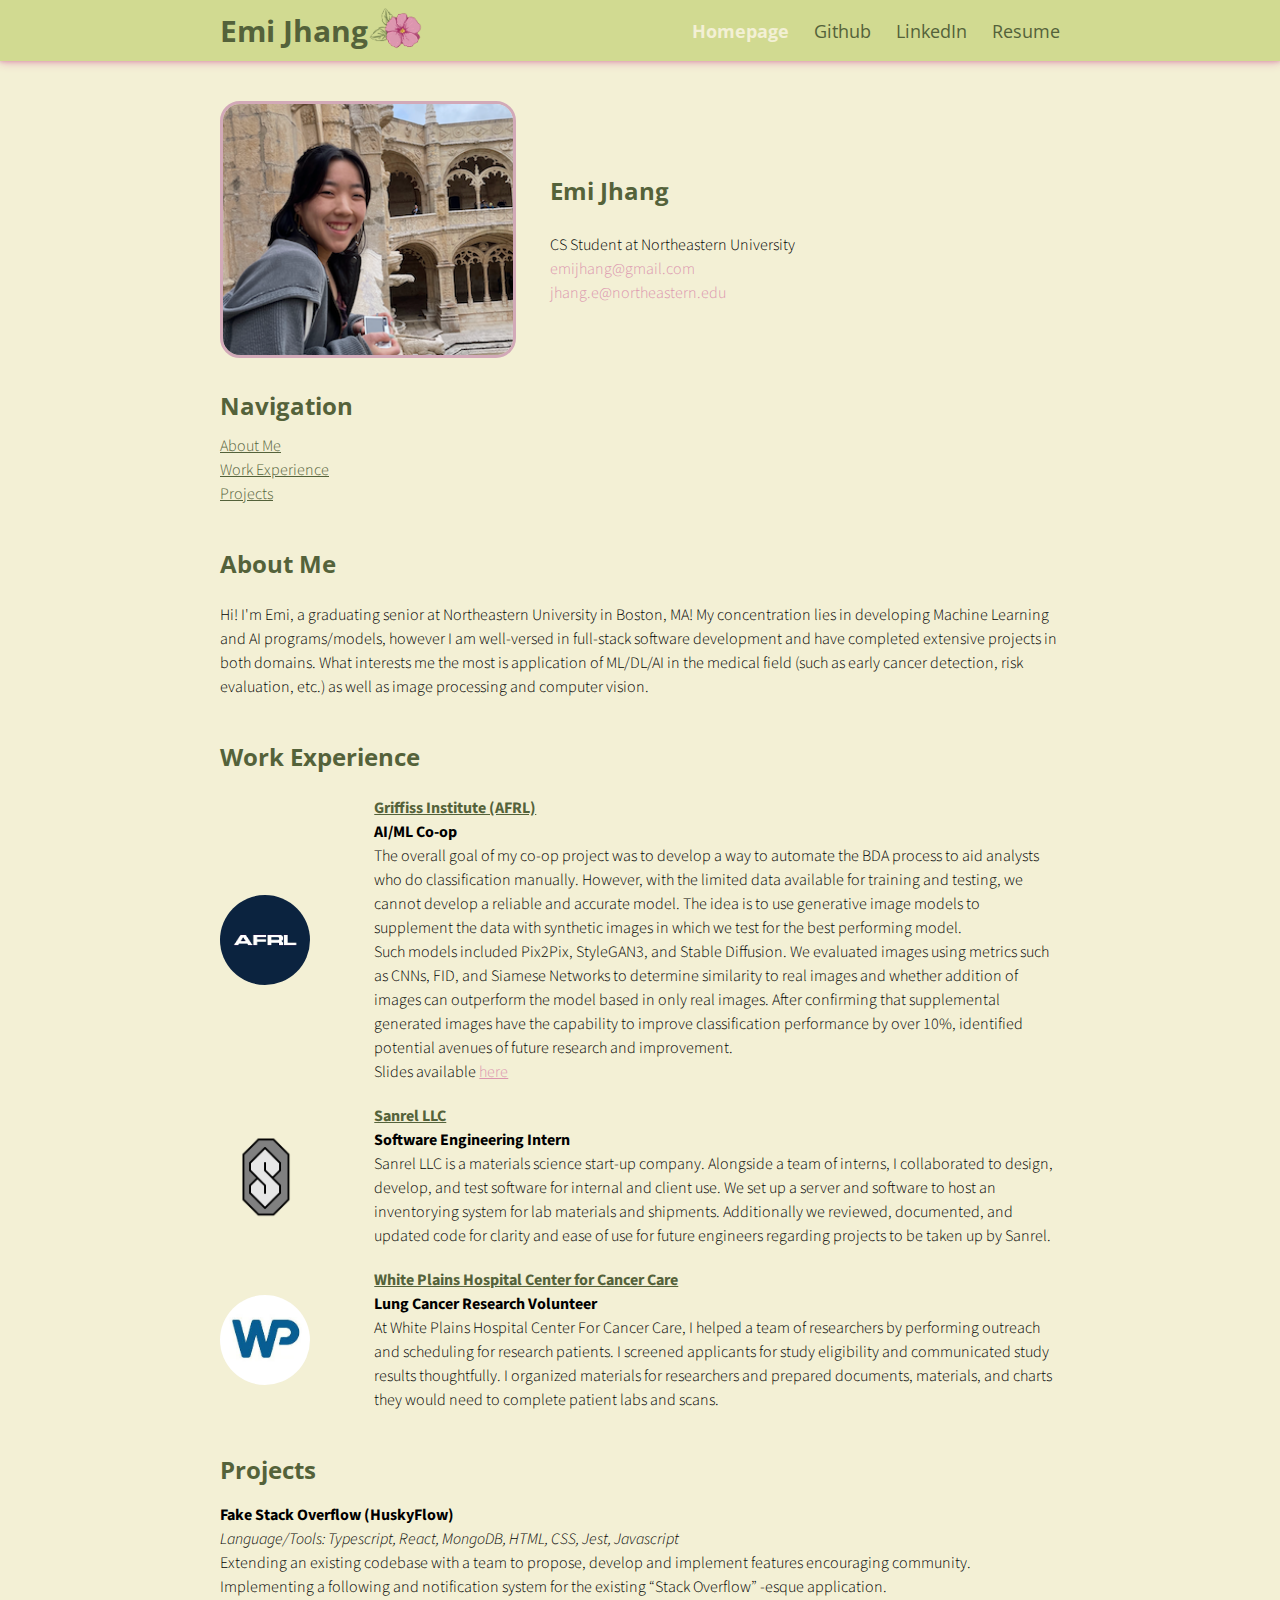
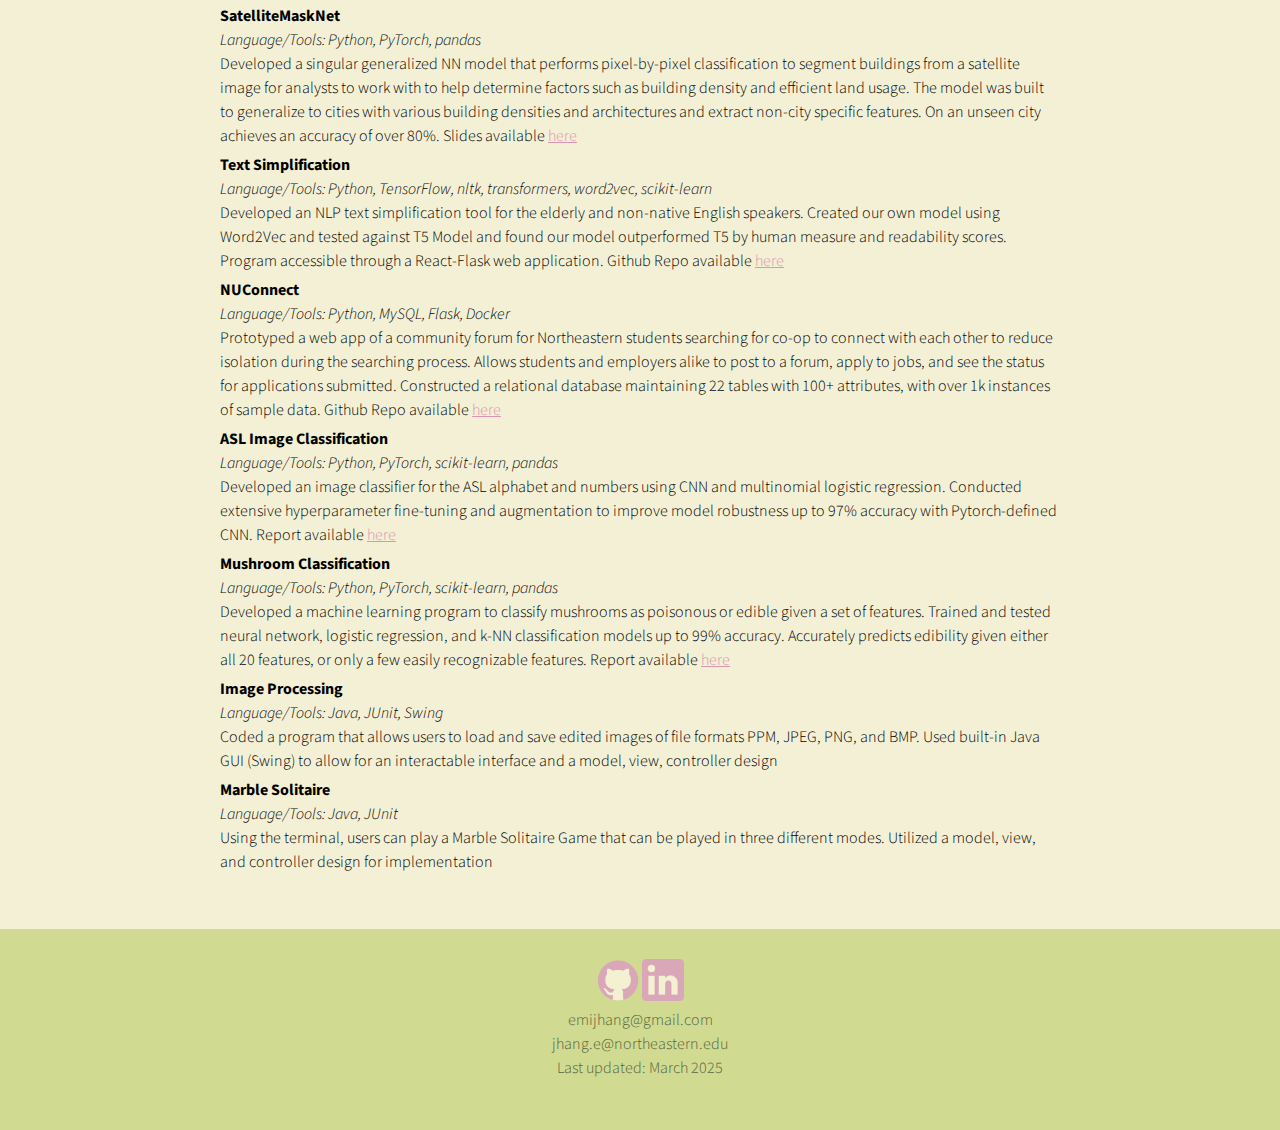
<file: index.html>
<!doctype html>
<html>

<head>
  <title>Emi Jhang</title>
  <meta name="google-site-verification" content="JkM4JC4KAZ1puMhOM8hacrnfHGEtUElgBxp60-5g1Mo" />
  <meta name="author" content="Emi Jhang"/>
  <meta name="description" content="Computer Science Portfolio"/>
  <meta charset="utf-8" name="viewport" content="width=device-width, initial-scale=1">
  <link href="https://use.fontawesome.com/releases/v5.2.0/css/all.css" media="screen" rel="stylesheet" type="text/css" />
  <link href="css/frame.css" media="screen" rel="stylesheet" type="text/css" />
  <link href="css/controls.css" media="screen" rel="stylesheet" type="text/css" />
  <link href='https://fonts.googleapis.com/css?family=Open+Sans:400,700' rel='stylesheet' type='text/css'>
  <link href='https://fonts.googleapis.com/css?family=Open+Sans+Condensed:300,700' rel='stylesheet' type='text/css'>
  <link href="https://fonts.googleapis.com/css?family=Source+Sans+Pro:400,700" rel="stylesheet">
  <link rel="icon" type="image/png" sizes="48x48" href="/img/flower.png">
  <script src="https://ajax.googleapis.com/ajax/libs/jquery/3.3.1/jquery.min.js"></script>
  <script src="js/menu.js"></script>
  <script src="js/footer.js"></script>

  <!-- Google tag (gtag.js) -->
  <script async src="https://www.googletagmanager.com/gtag/js?id=G-P2833TJ9DP"></script>
  <script>
    window.dataLayer = window.dataLayer || [];
    function gtag(){dataLayer.push(arguments);}
    gtag('js', new Date());

    gtag('config', 'G-P2833TJ9DP');
  </script>

  <style>
    .menu-index {
      color: rgb(243, 240, 213) !important;
      opacity: 1 !important;
      font-weight: 700 !important;
    }
  </style>
</head>

<body>
  <div class="menu-container"></div>
  <div class="content-container">
    <!-------------------------------------------------------------------------------------------->
    <div class="content">
      <div class="content-table flex-column">
        <!-------------------------------------------------------------------------------------------->
        <!--Start Intro-->
        <div class="flex-row">
          <div class="flex-item flex-column">
            <img class="me" src="img/me.png">
          </div>
          <div class="flex-item flex-column">
            <p class="text">
              <h2>Emi Jhang</h2><br>
              CS Student at Northeastern University
              <a target="_blank" href="mailto:emijhang@gmail.com">emijhang@gmail.com</a>
              <a target="_blank" href="mailto:jhang.e@northeastern.edu">jhang.e@northeastern.edu</a>
            </p>
          </div>
        </div>
        <div class="flex-row">
          <div class="flex-item flex-column">
            <h2>Navigation</h2>
            <ul>
              <li><a href="#about-me">About Me</a></li>
              <li><a href="#work-exp">Work Experience</a></li>
              <li><a href="#list-of-projects">Projects</a></li>
            </ul>
          </div>
        </div>
        <!--End Intro-->
        <!-------------------------------------------------------------------------------------------->
        <!--Start Text Only-->
        <div class="flex-row">
          <div class="flex-item flex-column">
            <h2 id="about-me">About Me</h2>
            <hr>
            <p class="text">
              Hi! I'm Emi, a graduating senior at Northeastern University in Boston, MA! My concentration lies in developing 
              Machine Learning and AI programs/models, however I am well-versed in full-stack software development and have 
              completed extensive projects in both domains. What interests me the most is application of ML/DL/AI in the medical 
              field (such as early cancer detection, risk evaluation, etc.) as well as image processing and computer vision.
            </p>
          </div>
        </div>

        <!-------------------------------------------------------------------------------------------->
        <div class="flex-row">
          <div class="flex-item flex-column full-width">
            <h2 id="work-exp">Work Experience</h2>
            <hr>
          </div>
        </div>
        <div class="flex-row">
          <div class="flex-item flex-item-stretch flex-column">
            <img class="image max-width-140" src="img/afrl.png">
          </div>
          <div class="flex-item flex-item-stretch-6 flex-column">
            <p class="text">
              <a target="_blank" class="highlight-text" href="https://www.afrl.af.mil/RI/">Griffiss Institute (AFRL)</a><br>
              <strong>AI/ML Co-op</strong><br> 
              The overall goal of my co-op project was to develop a way to automate the BDA process to aid analysts who do classification 
              manually. However, with the limited data available for training and testing, we cannot develop a reliable and 
              accurate model. The idea is to use generative image models to supplement the data with synthetic images in which we
              test for the best performing model.<br>
              Such models included Pix2Pix, StyleGAN3, and Stable Diffusion. We evaluated 
              images using metrics such as CNNs, FID, and Siamese Networks to determine similarity to real images and whether 
              addition of images can outperform the model based in only real images. After confirming that supplemental 
              generated images have the capability to improve classification performance by over 10%, identified potential avenues 
              of future research and improvement. <br>
              Slides available <a target="_blank" class="pink-link" href="https://drive.google.com/file/d/1Hv63gdbp5olDDjTpZnrhVicNaffkIdjt/view?usp=sharing"> here</a>
            </p>
            
          </div>
        </div>
        <div class="flex-row">
          <div class="flex-item flex-item-stretch flex-column">
            <img class="image max-width-140" src="img/sanrel.png">
          </div>
          <div class="flex-item flex-item-stretch-6 flex-column">
            <p class="text">
              <a target="_blank" class="highlight-text" href="https://www.sanrel.com/">Sanrel LLC</a><br>
              <strong>Software Engineering Intern</strong><br>
              Sanrel LLC is a materials science start-up company. Alongside a team of interns, I collaborated to design, develop, 
              and test software for internal and client use. We set up a server and software to host an inventorying system for 
              lab materials and shipments. Additionally we reviewed, documented, and updated code for clarity and ease of use 
              for future engineers regarding projects to be taken up by Sanrel. 
            </p>
          </div>
        </div>
        <div class="flex-row">
          <div class="flex-item flex-item-stretch flex-column">
            <img class="image max-width-140" src="img/wp.jpg">
          </div>
          <div class="flex-item flex-item-stretch-6 flex-column">
            <p class="text">
              <a target="_blank" class="highlight-text" href="https://www.wphospital.org/locations/white-plains-hospital-center-for-cancer-care/">White Plains Hospital Center for Cancer Care</a><br>
              <strong>Lung Cancer Research Volunteer</strong><br>
              At White Plains Hospital Center For Cancer Care, I helped a team of researchers by performing outreach and 
              scheduling for research patients. I screened applicants for study eligibility and communicated study 
              results thoughtfully. I organized materials for researchers and prepared documents, materials, and charts they would need 
              to complete patient labs and scans. 
            </p>
          </div>
        </div>
        <!-------------------------------------------------------------------------------------------->
        <div class="flex-row">
          <div class="flex-item flex-column">
            <h2 id="list-of-projects">Projects</h2>
            <ul >
              <li>
                <p class="text-small-margin">
                  <strong> Fake Stack Overflow (HuskyFlow) </strong><br>
                  <i>Language/Tools: Typescript, React, MongoDB, HTML, CSS, Jest, Javascript</i><br>
                  Extending an existing codebase with a team to propose, develop and implement features encouraging community. 
                  Implementing a following and notification system for the existing “Stack Overflow” -esque application.
                </p>
              </li>
              <li>
                <p class="text-small-margin">
                  <strong> SatelliteMaskNet </strong><br>
                  <i>Language/Tools: Python, PyTorch, pandas</i><br>
                  Developed a singular generalized NN model that performs pixel-by-pixel classification to segment 
                  buildings from a satellite image for analysts to work with to help determine factors such as building density
                   and efficient land usage. The model was built to generalize to cities with various building densities and 
                   architectures and extract non-city specific features. On an unseen city achieves an accuracy of over 80%. Slides available <a target="_blank" class="pink-link" href="https://docs.google.com/presentation/d/1lwJT2oGQ_mLeLiYirMjCbHqj17JQW1Xlgnn7CWdwiNE/edit?usp=sharing"> here</a>
                </p>
              </li>
              <li>
                <p class="text-small-margin">
                  <strong> Text Simplification </strong><br>
                  <i>Language/Tools: Python, TensorFlow, nltk, transformers, word2vec, scikit-learn</i><br>
                  Developed an NLP text simplification tool for the elderly and non-native English speakers. Created our own 
                  model using Word2Vec and tested against T5 Model and found our model outperformed T5 by human measure and 
                  readability scores. Program accessible through a React-Flask web application. Github Repo available <a target="_blank" class="pink-link" href="https://github.com/emi-jhang/CS4120-final-project"> here</a>
                </p>
              </li>
              <li>
                <p class="text-small-margin">
                  <strong> NUConnect </strong><br>
                  <i>Language/Tools: Python, MySQL, Flask, Docker</i><br>
                  Prototyped a web app of a community forum for Northeastern students searching for co-op to connect with 
                  each other to reduce isolation during the searching process. Allows students and employers alike to post 
                  to a forum, apply to jobs, and see the status for applications submitted. Constructed a relational 
                  database maintaining 22 tables with 100+ attributes, with over 1k instances of sample data. Github Repo available <a target="_blank" class="pink-link" href="https://github.com/emi-jhang/24F-NUConnect"> here</a>
                </p>
              </li>
              <li>
                <p class="text-small-margin">
                  <strong> ASL Image Classification </strong><br>
                  <i>Language/Tools: Python, PyTorch, scikit-learn, pandas</i><br>
                  Developed an image classifier for the ASL alphabet and numbers using CNN and multinomial logistic 
                  regression. Conducted extensive hyperparameter fine-tuning and augmentation to improve model robustness 
                  up to 97% accuracy with Pytorch-defined CNN. Report available <a target="_blank" class="pink-link" href="https://docs.google.com/document/d/15e-o_QRyYR1mOOHMMw69KvNj-IEgQaBoHNpfkNuugEA/edit?tab=t.0"> here</a>
                </p>
              </li>
              <li>
                <p class="text-small-margin">
                  <strong> Mushroom Classification </strong><br>
                  <i>Language/Tools: Python, PyTorch, scikit-learn, pandas</i><br>
                  Developed a machine learning program to classify mushrooms as poisonous or edible given a set of features.
                  Trained and tested neural network, logistic regression, and k-NN classification models up to 99% accuracy.
                  Accurately predicts edibility given either all 20 features, or only a few easily recognizable features. Report 
                  available <a target="_blank" class="pink-link" href="https://docs.google.com/document/d/1HWYL_PSnabc0BIDsAVr6S07iV3rKZt4aes0BGtqYLbg/edit?tab=t.0"> here</a>
                </p>
              </li>
              <li>
                <p class="text-small-margin">
                  <strong> Image Processing </strong><br>
                  <i>Language/Tools: Java, JUnit, Swing</i><br>
                  Coded a program that allows users to load and save edited images of file formats PPM, 
                  JPEG, PNG, and BMP. Used built-in Java GUI (Swing) to allow for an interactable interface 
                  and a model, view, controller design
                </p>
              </li>
              <li>
                <p class="text-small-margin">
                  <strong> Marble Solitaire </strong><br>
                  <i>Language/Tools: Java, JUnit</i><br>
                  Using the terminal, users can play a Marble Solitaire Game that can be played in three 
                  different modes. Utilized a model, view, and controller design for implementation
                </p>
              </li>
            </ul>
          </div>
        </div>
        <!-------------------------------------------------------------------------------------------->
      </div>
    </div>
    <div class="footer-container"></div>
  </div>
</body>

</html>
</file>
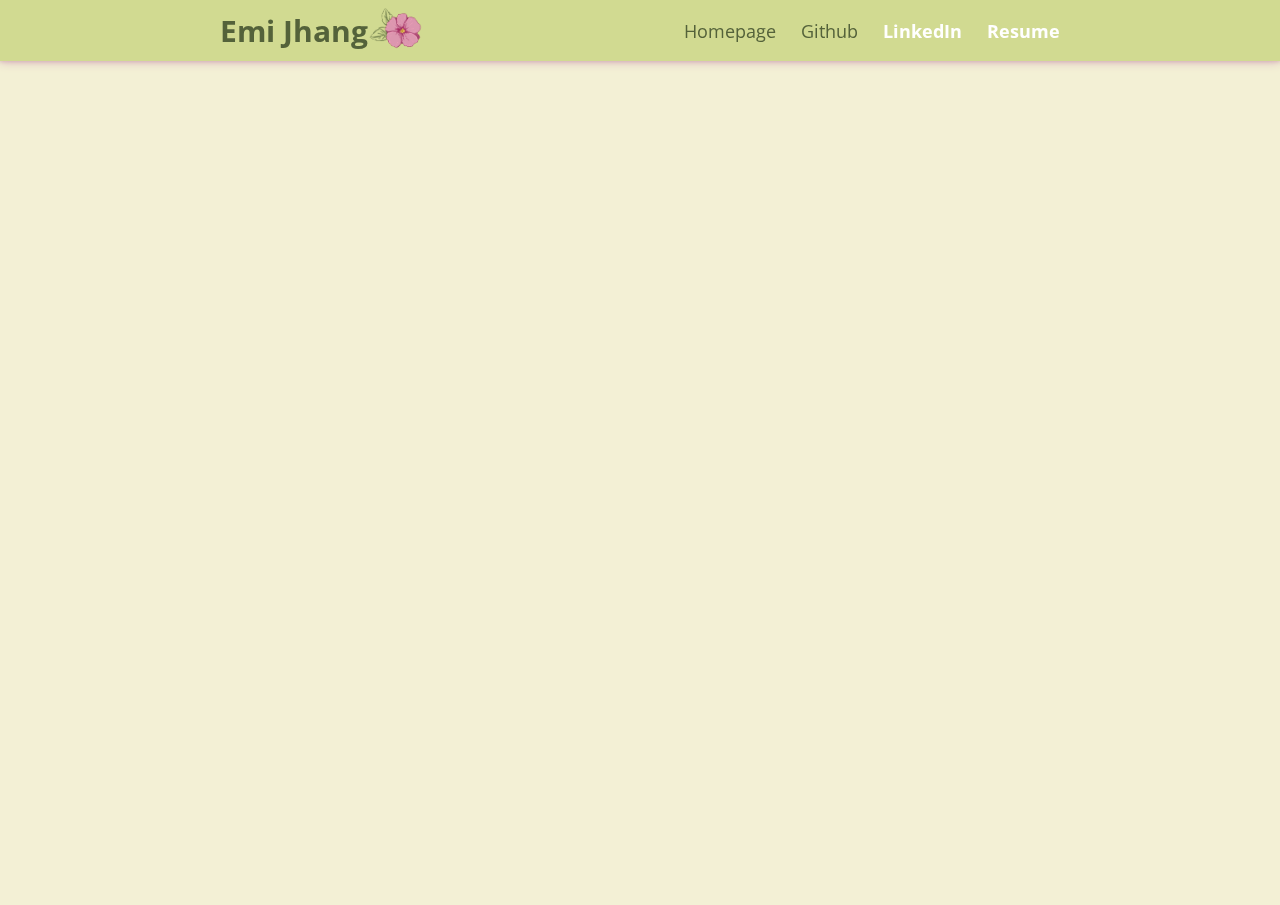
<file: embedding.html>
<!doctype html>
<html>

<head>
  <title>Emi Jhang</title>
  <meta charset="utf-8" name="viewport" content="width=device-width, initial-scale=1">
  <link href="https://use.fontawesome.com/releases/v5.2.0/css/all.css" media="screen" rel="stylesheet" type="text/css" />
  <link href="css/frame.css" media="screen" rel="stylesheet" type="text/css" />
  <link href="css/controls.css" media="screen" rel="stylesheet" type="text/css" />
  <link href="css/custom.css" media="screen" rel="stylesheet" type="text/css" />
  <link href='https://fonts.googleapis.com/css?family=Open+Sans:400,700' rel='stylesheet' type='text/css'>
  <link href='https://fonts.googleapis.com/css?family=Open+Sans+Condensed:300,700' rel='stylesheet' type='text/css'>
  <link href="https://fonts.googleapis.com/css?family=Source+Sans+Pro:400,700" rel="stylesheet">
  <script src="https://ajax.googleapis.com/ajax/libs/jquery/3.3.1/jquery.min.js"></script>
  <script src="js/menu.js"></script>
  <style>
    .menu-embedding {
      color: rgb(255, 255, 255) !important;
      opacity: 1 !important;
      font-weight: 700 !important;
    }
  </style>
</head>

<body class="force-no-scroll">
  <div class="menu-container"></div>
  <div class="iframe-container">
    <iframe class="iframe" src="https://yenchiah.me/geo-heatmap/GeoHeatmap.html"></iframe>
  </div>
</body>

</html>
</file>
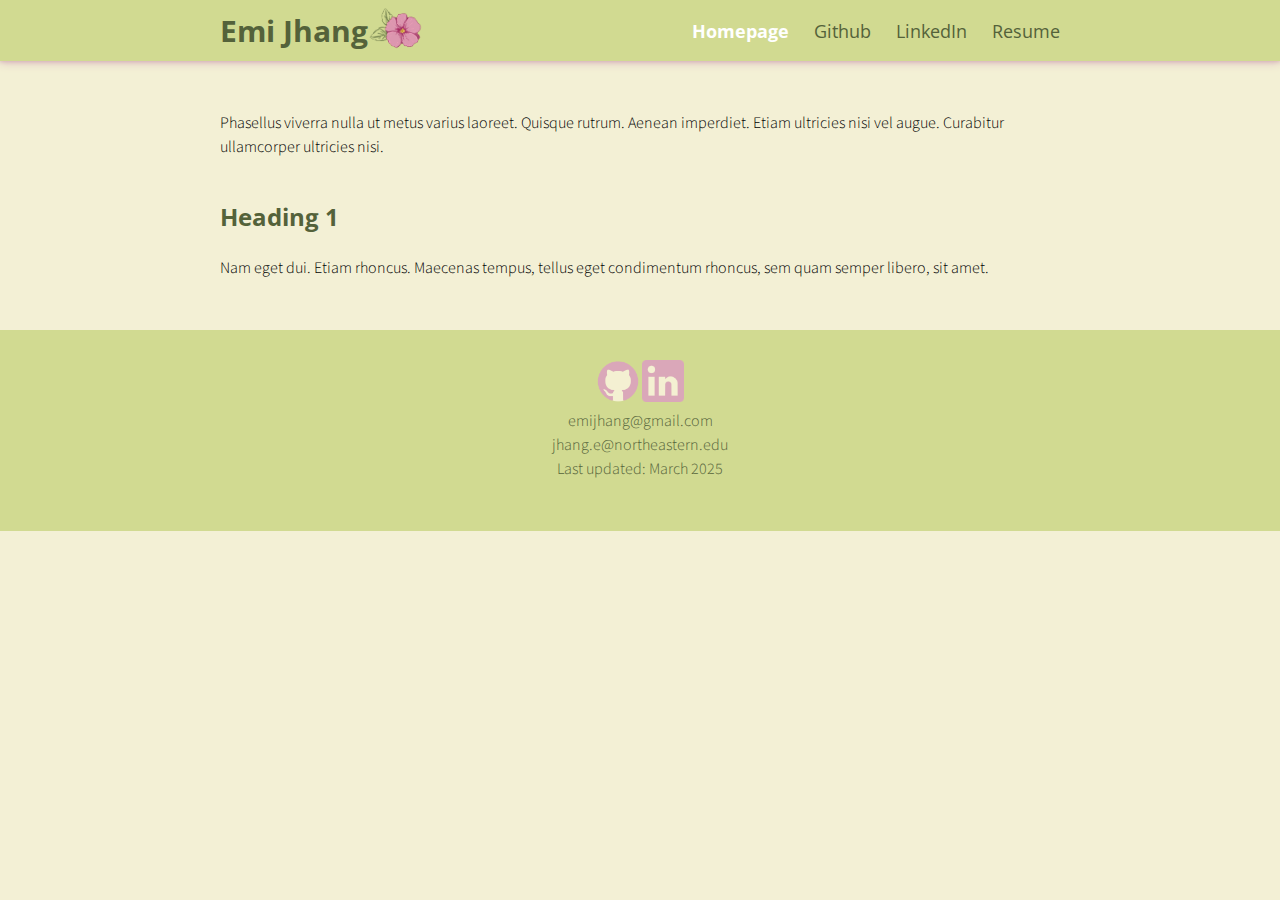
<file: empty.html>
<!doctype html>
<html>

<head>
  <title>Emi Jhang</title>
  <meta charset="utf-8" name="viewport" content="width=device-width, initial-scale=1">
  <link href="https://use.fontawesome.com/releases/v5.2.0/css/all.css" media="screen" rel="stylesheet" type="text/css" />
  <link href="css/frame.css" media="screen" rel="stylesheet" type="text/css" />
  <link href="css/controls.css" media="screen" rel="stylesheet" type="text/css" />
  <link href="css/custom.css" media="screen" rel="stylesheet" type="text/css" />
  <link href='https://fonts.googleapis.com/css?family=Open+Sans:400,700' rel='stylesheet' type='text/css'>
  <link href='https://fonts.googleapis.com/css?family=Open+Sans+Condensed:300,700' rel='stylesheet' type='text/css'>
  <link href="https://fonts.googleapis.com/css?family=Source+Sans+Pro:400,700" rel="stylesheet">
  <script src="https://ajax.googleapis.com/ajax/libs/jquery/3.3.1/jquery.min.js"></script>
  <script src="js/menu.js"></script>
  <script src="js/footer.js"></script>
  <style>
    .menu-index {
      color: rgb(255, 255, 255) !important;
      opacity: 1 !important;
      font-weight: 700 !important;
    }
  </style>
</head>

<body>
  <div class="menu-container"></div>
  <div class="content-container">
    <div class="content">
      <div class="content-table flex-column">
        <div class="flex-row">
          <div class="flex-item flex-column">
            <p class="text">
              Phasellus viverra nulla ut metus varius laoreet. Quisque rutrum. Aenean imperdiet. Etiam ultricies nisi vel
              augue. Curabitur ullamcorper ultricies nisi.
            </p>
            <h2>Heading 1</h2>
            <hr>
            <p class="text">
              Nam eget dui. Etiam rhoncus. Maecenas tempus, tellus eget condimentum rhoncus, sem quam semper libero, sit amet.
            </p>
          </div>
        </div>
      </div>
    </div>
  </div>
  <div class="footer-container"></div>
</body>

</html>
</file>
<file: css/frame.css>
/*************************************************************************
 * GitHub: https://github.com/yenchiah/project-website-template
 * Version: v3.44
 * This CSS file is for the website frame
 * If you want to keep this template updated, avoid modifying this file
 * Instead, add your own CSS in the custom.css file
 *************************************************************************/
 :root {
  --light-green-color: rgb(209, 218, 145);
  /* --pink-color: rgb(210, 169, 184); */
  --pink-color: rgb(220, 150, 175);
  --background-color: rgb(243, 240, 213);
  --text-color: rgb(84, 98, 58)
}

html,
body {
  margin: 0;
  padding: 0;
  background-color: var(--background-color);
  font-family: 'Open Sans', Helvetica, Arial, sans-serif;
  left: 0;
  right: 0;
  width: auto;
}

/* This is a hack for FireFox that the <b> tag does not work */
strong,
b {
  font-weight: bold;
}

a {
  outline: none;
  cursor: pointer;
  color: var(--pink-color);
  text-decoration: none;
}

img {
  -webkit-touch-callout: none;
  -webkit-user-select: none;
  -khtml-user-select: none;
  -moz-user-select: none;
  -ms-user-select: none;
  user-select: none;
}

.me {
  -webkit-touch-callout: none;
  -webkit-user-select: none;
  -khtml-user-select: none;
  -moz-user-select: none;
  -ms-user-select: none;
  user-select: none;
  width: 100%;
  height: auto;
  border: 3px solid rgb(210, 169, 184);
  border-radius: 20px;

}

video {
  -webkit-touch-callout: none;
  -webkit-user-select: none;
  -khtml-user-select: none;
  -moz-user-select: none;
  -ms-user-select: none;
  user-select: none;
}

h1 {
  font-size: 30px;
  color: var(--text-color);
  margin: 30px 0 0 0;
  padding: 0;
  font-weight: bold;
  font-family: 'Open Sans', Helvetica, Arial, sans-serif;
}

h2 {
  font-size: 24px;
  color: var(--text-color);
  margin: 30px 0 0 0;
  padding: 0;
  font-weight: bold;
  font-family: 'Open Sans', Helvetica, Arial, sans-serif;
}

h3 {
  font-size: 18px;
  color: var(--text-color);
  margin: 10px 0 0 0;
  padding: 0;
  font-weight: bold;
  font-family: 'Open Sans', Helvetica, Arial, sans-serif;
}

ul,
ol {
  margin: 10px 0 10px 0;
}

li ol,
li ul {
  margin: 0;
}

hr {
  border: 0;
  height: 1px;
  background: var(--background-color);
  margin: 0 0 10px 0;
}

.menu-container {
  z-index: 2;
  position: relative;
  width: 100%;
  background-color: var(--light-green-color);
  min-width: 300px;
  -webkit-touch-callout: none;
  -webkit-user-select: none;
  -khtml-user-select: none;
  -moz-user-select: none;
  -ms-user-select: none;
  user-select: none;
  box-shadow: 0 0px 4px var(--pink-color), 0 0px 10px var(--pink-color);
}
.content li .text-small-margin a {
  color: var(--pink-color)
}
.menu {
  position: relative;
  margin: 0 auto;
  max-width: 900px;
}

.menu .menu-table {
  padding: 0px 10px;
  width: 100%;
  margin: 0;
}

.menu .menu-highlight {
  color: var(--background-color);
  opacity: 1 !important;
  font-weight: 700 !important;
  gap: 50px; 
}


.menu .logo {
  margin-left: 20px;
}
.logo img {
  width: 60px; /* Adjust size as needed */
  height: auto;
}

.menu .logo a {
  color: var(--text-color);
  font-family: 'Open Sans Condensed', Helvetica, Arial, sans-serif;
  font-size: 30px;
  text-decoration: none;
  font-weight: 700;
  flex: 1 auto;
  padding: 10px 0;
}

.menu .logo a:hover {
  cursor: pointer;
}

.menu .logo img {
  margin: 0;
  padding: 0;
}

.menu .menu-button {
  width: 40px;
  height: 40px;
  display: none;
  cursor: pointer;
  margin-right: 20px;
}

.menu .menu-button img {
  width: 30px;
  height: 30px;
}

.menu .menu-items {
  align-self: stretch;
}

.menu .menu-items>a,
.menu .menu-items>div {
  color: var(--text-color);
  text-decoration: none;
  font-weight: 400;
  font-size: 18px;
  flex: 1 auto;
  transition: opacity 0.1s ease-in-out;
  -moz-transition: opacity 0.1s ease-in-out;
  -webkit-transition: opacity 0.1s ease-in-out;
  font-family: 'Open Sans', Helvetica, Arial, sans-serif;
  white-space: nowrap;
  display: flex;
  align-items: center;
  height: 100%;
}

.menu .menu-items>a:not(:last-child),
.menu .menu-items>div:not(:last-child) {
  margin-right: 25px;
}

.menu .menu-items>a:hover,
.menu .menu-items>div:hover {
  color: var(--background-color);
  opacity: 1;
  cursor: pointer;
}

.menu .menu-items .dropdown {
  overflow: hidden;
  cursor: pointer;
}

.menu .menu-items .dropdown .dropbtn {
  font-family: inherit;
  text-decoration: inherit;
  color: inherit;
  font-weight: inherit;
  font-size: inherit;
  transition: inherit;
  -moz-transition: inherit;
  -webkit-transition: inherit;
  white-space: inherit;
  display: flex;
  align-items: center;
  height: 100%;
}

.menu .menu-items .dropdown i {
  color: var(--background-color);
  margin-left: 5px;
}

.menu .menu-items .dropdown .dropdown-content {
  display: none;
  position: absolute;
  background-color:var(--background-color);
  min-width: 100px;
  box-shadow: 0px 8px 16px 0px var(--pink-color);
  z-index: 1;
  top: 100%;
  border-top: 3px solid var(--pink-color);
  border-bottom-left-radius: 2px;
  border-bottom-right-radius: 2px;
}

.menu .menu-items .dropdown .dropdown-content a {
  color: var(--text-color);
  padding: 10px 20px;
  text-decoration: none;
  display: block;
  text-align: left;
  font-size: 16px;
}

.menu .menu-items .dropdown .dropdown-content a:hover {
  background-color: var(--background-color);
  color:var(--text-color);
}

.menu .menu-items .dropdown .dropdown-content a:last-child:hover {
  border-bottom-left-radius: 2px;
  border-bottom-right-radius: 2px;
}

.menu .menu-items .dropdown:hover .dropdown-content {
  display: block;
}

.content-container {
  z-index: 1;
  position: relative;
  width: 100%;
  min-width: 300px;
}

.content {
  position: relative;
  margin: 0 auto;
  font-size: 16px;
  font-family: 'Source Sans Pro', Helvetica, Arial, sans-serif;
  font-weight: 300;
  line-height: 1.5;
  max-width: 900px;
  overflow-x: auto;
}

.content ul {
  list-style-type: none;
  padding-left: 0pt;
}
.content p a,
.content ul a,
.content ol a {
  text-decoration: underline;
  color:var(--text-color);
}
.content p a .pink-link {
  color: var(--pink-color);
}

.content p a:hover,
.content ul a:hover,
.content ol a:hover {
  text-decoration: underline;
  color:var(--pink-color);
}

.content-table {
  padding: 40px 10px;
  width: 100%;
  margin: 0;
}

.banner {
  position: relative;
  text-align: center;
  font-size: 16px;
  font-family: 'Source Sans Pro', Helvetica, Arial, sans-serif;
  font-weight: 300;
  line-height: 1.5;
  overflow-x: auto;
  background-color:var(--light-green-color);
  display: flex;
}

.banner .banner-table {
  padding: 0;
  width: 100%;
  margin: 0 auto;
  align-self: flex-end;
  color: var(--text-color);
}

.banner .banner-table a {
  color: var(--text-color);
  text-decoration: none;
}

.banner .banner-table a:hover {
  text-decoration: underline;
}

.banner h1,
.banner h2,
.banner h3,
.banner p,
.banner span {
  color: var(--text-color);
}

.banner .flex-item {
  max-width: 900px;
  margin: 20px auto;
  padding: 0 30px;
}

.flex-column {
  display: flex;
  flex-direction: column;
  flex-wrap: wrap;
  justify-content: flex-start;
  align-items: stretch;
  align-content: stretch;
  box-sizing: border-box;
  
}

.flex-row-space-between {
  display: flex;
  flex-direction: row;
  flex-wrap: wrap;
  justify-content: space-between;
  align-items: center;
  align-content: stretch;
  box-sizing: border-box;
}

.flex-row {
  display: flex;
  flex-direction: row;
  flex-wrap: wrap;
  justify-content: flex-start;
  align-items: center;
  align-content: stretch;
  box-sizing: border-box;
}

.flex-row-center {
  display: flex;
  flex-direction: row;
  flex-wrap: wrap;
  justify-content: center;
  align-items: center;
  align-content: stretch;
  box-sizing: border-box;
}

.flex-item-stretch {
  flex: 1 auto;
}

.flex-item-stretch-2 {
  flex: 1 auto;
}

.flex-item-stretch-3 {
  flex: 1 auto;
}

.flex-item-stretch-4 {
  flex: 1 auto;
}

.flex-item-stretch-5 {
  flex: 1 auto;
}

.flex-item {
  margin: 0 20px;
}

.left-align {
  float: left;
}

.right-align {
  float: right;
}

.full-width {
  width: 100%;
}

.badge-text {
  font-size: 30px;
  font-weight: 700;
}

.text {
  margin: 10px 0 10px 0;
  padding: 0;
}

.text .pink-link {
  color: var(--pink-color);
}

.text-large-margin {
  margin: 15px 0 15px 0;
  padding: 0;
}

.text-small-margin {
  margin: 5px 0 5px 0;
  padding: 0;
}

.text-no-margin {
  margin: 0;
  padding: 0;
}

.scrollable-image-container {
  overflow: auto;
  border: 1px solid #666666;
  display: grid;
  width: fit-content;
  margin: 15px 0;
}

.scrollable-image-container.center {
  margin-left: auto;
  margin-right: auto;
}

.scrollable-image {
  border-radius: 2px;
  margin: 0;
  overflow: auto;
  -webkit-touch-callout: none;
  -webkit-user-select: none;
  -khtml-user-select: none;
  -moz-user-select: none;
  -ms-user-select: none;
  user-select: none;
  display: flex;
}

.scrollable-image.center {
  margin-left: auto;
  margin-right: auto;
}

img .image {
  border-radius: 2px;
  width: 100%;
  margin: 15px 0;
  -webkit-touch-callout: none;
  -webkit-user-select: none;
  -khtml-user-select: none;
  -moz-user-select: none;
  -ms-user-select: none;
  user-select: none;
  display: flex;
}

.image.center {
  align-self: center;
}

.image img,
.image video {
  width: 100%;
  height: 100%;
  box-sizing: border-box;
  display: table-cell;
  overflow: hidden;
  border-radius: 2px;
}

.adaptive-image {
  background-position: center;
  background-repeat: no-repeat;
  background-size: cover;
}

.image-wrap-text {
  float: left;
  margin: 5px 40px 25px 0;
}

.image-caption {
  width: 100%;
  text-align: center;
  margin-top: -10px;
  margin-bottom: 10px;
}

.max-width-400 {
  max-width: 400px;
}

.max-width-140 {
  max-width: 90px;
  border-radius: 50%;
}

ol.publication {
  display: flex;
  flex-direction: column-reverse;
  list-style: none;
  margin: 7px 0 7px 0;
  padding: 0;
  flex-wrap: wrap;
}

ol.publication li {
  display: flex;
  align-items: baseline;
  margin: 0;
  padding: 0;
}

ol.publication li p:before {
  line-height: 1;
  margin-right: 5px;
}

ol.publication.C-list {
  counter-reset: C-counter;
}

ol.publication.C-list li p {
  counter-increment: C-counter;
}

ol.publication.C-list li p:before {
  content: "[C" counter(C-counter)"]";
}

ol.publication.J-list {
  counter-reset: J-counter;
}

ol.publication.J-list li p {
  counter-increment: J-counter;
}

ol.publication.J-list li p:before {
  content: "[J" counter(J-counter)"]";
}

ol.publication.T-list {
  counter-reset: T-counter;
}

ol.publication.T-list li p {
  counter-increment: T-counter;
}

ol.publication.T-list li p:before {
  content: "[T" counter(T-counter)"]";
}

ol.publication.O-list {
  counter-reset: O-counter;
}

ol.publication.O-list li p {
  counter-increment: O-counter;
}

ol.publication.O-list li p:before {
  content: "[O" counter(O-counter)"]";
}

ol.publication.P-list {
  counter-reset: P-counter;
}

ol.publication.P-list li p {
  counter-increment: P-counter;
}

ol.publication.P-list li p:before {
  content: "[P" counter(P-counter)"]";
}

ol.publication.M-list {
  counter-reset: M-counter;
}

ol.publication.M-list li p {
  counter-increment: M-counter;
}

ol.publication.M-list li p:before {
  content: "[M" counter(M-counter)"]";
}

ol.publication.F-list {
  counter-reset: F-counter;
}

ol.publication.F-list li p {
  counter-increment: F-counter;
}

ol.publication.F-list li p:before {
  content: "[F" counter(F-counter)"]";
}

ol.publication.A-list {
  counter-reset: A-counter;
}

ol.publication.A-list li p {
  counter-increment: A-counter;
}

ol.publication.A-list li p:before {
  content: "[A" counter(A-counter)"]";
}

ol.nested {
  list-style: none;
  counter-reset: item;
}

ol.nested>li:before {
  counter-increment: item;
  content: counters(item, ".") ". ";
  padding-right: 0.6em;
}

.noselect {
  -webkit-touch-callout: none;
  -webkit-user-select: none;
  -khtml-user-select: none;
  -moz-user-select: none;
  -ms-user-select: none;
  user-select: none;
}

.center-align-content {
  display: flex;
  justify-content: center;
  align-items: center;
}

.left-align-content {
  display: flex;
  justify-content: flex-start;
  align-items: center;
}

.text-large {
  font-size: 20px;
}

.text-small {
  font-size: 12px;
}

.text-italic {
  font-style: italic;
}

.text-justify {
  text-align: justify;
}

.text-center {
  text-align: center;
}

.iframe-container {
  position: absolute;
  top: 61px;
  bottom: 0;
  left: 0;
  height: auto;
  width: 100%;
  min-width: 300px;
}

.iframe {
  border: 0;
  width: 100%;
  height: 100%;
}

.iframe-in-body {
  width: 100%;
  height: 400px;
  border: 1px solid #666666;
  margin: 15px 0;
}

.iframe-in-tab {
  width: 100%;
  height: 400px;
  border: 0;
  margin: 0;
  padding: 0;
}

.force-no-scroll {
  overflow-y: hidden;
}

.force-scroll {
  overflow-y: scroll;
}

.highlight-text {
  font-weight: bold;
}

.custom-text-info,
.custom-text-info p,
.custom-text-info a {
  color: #17a2b8;
}

.custom-text-info a:hover {
  color: #007082;
}

.custom-text-primary,
.custom-text-primary p,
.custom-text-primary a {
  color: #007bff;
}

.custom-text-primary a:hover {
  color: #005cbf;
}

.custom-text-danger,
.custom-text-danger p,
.custom-text-danger a {
  color: #dc3545;
}

.custom-text-danger a:hover {
  color: #a71120;
}

.gallery {
  display: flex;
  flex-direction: row;
  flex-wrap: wrap;
  justify-content: flex-start;
  align-items: center;
  align-content: stretch;
  box-sizing: border-box;
  width: 100%;
  padding: 0 5px;
}

.gallery>a.flex-column,
.gallery>div.flex-column {
  color: black;
  text-decoration: none;
  padding: 15px;
  cursor: default;
}

.gallery>a.flex-column>img,
.gallery>a.flex-column>video,
.gallery>div.flex-column>img,
.gallery>div.flex-column>video {
  border-radius: 2px;
  width: 100%;
  background-image: url(../img/loading.gif);
  background-repeat: no-repeat;
  background-size: 30px 30px;
  background-position: center;
  min-height: 50px;
}

.gallery>a.flex-column>div,
.gallery>div.flex-column>div,
.gallery>a.flex-column>h3,
.gallery>div.flex-column>h3 {
  width: 100%;
  text-align: center;
}

.masonry {
  column-count: 2;
  column-fill: balance;
  column-gap: 0;
  box-sizing: border-box;
  width: 100%;
  padding: 0 5px;
  position: relative;
}

.masonry figure {
  break-inside: avoid;
  page-break-inside: avoid;
  border: 0;
  color: black;
  text-decoration: none;
  padding: 10px;
  margin: 0;
  cursor: default;
  -webkit-touch-callout: none;
  -webkit-user-select: none;
  -khtml-user-select: none;
  -moz-user-select: none;
  -ms-user-select: none;
  user-select: none;
  border: 5px solid transparent;
  position: relative;
  box-sizing: border-box;
  display: flex;
  flex-direction: column;
  flex-wrap: wrap;
  justify-content: flex-start;
  align-items: stretch;
  align-content: stretch;
}

.masonry figure.selected {
  border: 5px solid #007bff;
  -moz-box-shadow: inset 0 0 4px 1px #6d6d6d;
  -webkit-box-shadow: inset 0 0 4px 1px #6d6d6d;
  box-shadow: inset 0 0 4px 1px #6d6d6d;
}

.masonry figure>img,
.masonry figure>video {
  width: 100%;
  background-image: url(../img/loading.gif);
  background-repeat: no-repeat;
  background-size: 30px 30px;
  background-position: center;
  min-height: 50px;
  display: block;
  box-sizing: border-box;
  position: relative;
}

.masonry figure>figcaption {
  position: absolute;
  bottom: max(min(2vw, 20px), 15px);
  left: max(min(2vw, 20px), 15px);
  right: max(min(2vw, 20px), 15px);
  font-family: 'Oswald', Helvetica, Arial, sans-serif;
  width: auto;
  display: block;
  box-sizing: border-box;
  margin: 0;
  padding: 0;
  font-size: 25px;
  font-size: max(min(6vw, 21px), 16px);
  line-height: 1.3;
  font-weight: bold;
  color: #fff;
  text-align: center;
  background-color: transparent;
  text-shadow: -1px 1px 0 #000, 1px 1px 0 #000, 1px -1px 0 #000, -1px -1px 0 #000;
}

.masonry figure>figcaption.text-only {
  position: initial;
  background-color: rgb(80, 80, 80);
  padding: 20px 20px;
  text-shadow: none;
}

.masonry figure>figcaption.text-bottom {
  position: initial;
  font-family: 'Source Sans Pro', Helvetica, Arial, sans-serif;
  padding: 5px 5px;
  text-shadow: none;
  color: #000;
  font-weight: normal;
  font-size: 16px;
}

.masonry figure>div {
  width: calc(100% - 20px);
  display: block;
  box-sizing: border-box;
  position: absolute;
  line-height: 2;
  top: 10px;
  left: 10px;
  font-family: 'Source Sans Pro', Helvetica, Arial, sans-serif;
  font-size: 14px;
  background-color: rgba(255, 255, 255, 0.5);
  color: #000;
  text-align: center;
  padding: 0;
  height: 30px;
  margin: 0;
}

.masonry figure>div>a {
  cursor: alias;
  font-family: 'Source Sans Pro', Helvetica, Arial, sans-serif;
  font-size: 14px;
  color: #000;
  text-decoration: underline;
}

.custom-table-container {
  display: grid;
  width: fit-content;
  width: -moz-fit-content;
  margin: 15px 0;
}

.custom-table-container.center {
  margin-left: auto;
  margin-right: auto;
}

.custom-table {
  display: block;
  overflow-x: auto;
  border: 1px solid #666666;
  border-collapse: collapse;
  border-spacing: 0;
  empty-cells: show;
  margin: 0;
  padding: 0;
}

.custom-table thead {
  text-align: left;
  border-bottom: 1px solid #666666;
}

.custom-table tfoot {
  border-top: 1px solid #666666;
}

.custom-table tr.bg-color-gray {
  background-color: #dadada;
}

.custom-table tr.bg-color-light-gray {
  background-color: #efefef;
}

.custom-table td,
.custom-table th {
  padding: 5px 10px;
}

.custom-survey p.custom-answer-survey {
  font-family: 'Source Sans Pro', Helvetica, Arial, sans-serif;
  box-sizing: border-box;
  padding: 5px 10px;
  margin-top: 15px;
  margin-bottom: 0;
  margin-right: 0;
  margin-left: 0;
  background: rgb(255, 255, 255);
  border: 1px solid #7d7d7d;
  font-size: 18px;
  outline: none;
  border-radius: 0;
  width: 100%;
  white-space: pre-wrap;
  word-wrap: break-word;
  overflow-y: visible;
  overflow-x: hidden;
  min-height: 40px;
  word-break: break-word;
  hyphens: auto;
}

.custom-survey input.custom-textbox-survey,
.custom-survey textarea.custom-textbox-survey {
  font-family: 'Source Sans Pro', Helvetica, Arial, sans-serif;
  box-sizing: border-box;
  padding: 5px 10px;
  background: rgb(255, 255, 255);
  border: 1px solid #7d7d7d;
  font-size: 18px;
  outline: none;
  border-radius: 0;
  resize: none;
  width: 100%;
  white-space: pre-wrap;
  word-wrap: break-word;
  overflow-y: visible;
  overflow-x: hidden;
  min-height: 130px;
}

.custom-survey input[readonly].custom-textbox-survey,
.custom-survey textarea[readonly].custom-textbox-survey {
  cursor: default;
  background: rgb(230, 230, 230);
}

.custom-survey .custom-radio-group-survey {
  column-count: 1;
  column-fill: balance;
  column-gap: 0;
}

.custom-survey .custom-radio-group-survey.image-only {
  column-count: 2;
  column-fill: balance;
  column-gap: 0;
}

.custom-survey .custom-radio-group-survey div {
  display: flex;
  position: relative;
  width: 100%;
  break-inside: avoid;
}

.custom-survey .custom-radio-group-survey label>img {
  width: calc(100% - 5px);
  margin-top: 5px;
  margin-bottom: 10px;
  border-radius: 51%;
  box-shadow: 0 0px 4px rgba(0, 0, 0, 0.32), 0 0px 10px rgba(0, 0, 0, 0.23);
}

.custom-survey .custom-radio-group-survey input[type="radio"]+label,
.custom-survey .custom-radio-group-survey input[type="checkbox"]+label {
  position: relative;
  padding: 10px 10px 10px 48px;
  cursor: pointer;
  font-size: 16px;
  line-height: 1.8;
  display: grid;
  color: black;
  border: 0;
  font-family: 'Source Sans Pro', Helvetica, Arial, sans-serif;
  -webkit-touch-callout: none;
  -webkit-user-select: none;
  -khtml-user-select: none;
  -moz-user-select: none;
  -ms-user-select: none;
  user-select: none;
  width: 100%;
}

.custom-survey .custom-radio-group-survey.image-only input[type="radio"]+label,
.custom-survey .custom-radio-group-survey.image-only input[type="checkbox"]+label {
  padding: 10px;
}

.custom-survey .custom-radio-group-survey input[type="radio"]+label>figure,
.custom-survey .custom-radio-group-survey input[type="checkbox"]+label>figure {
  break-inside: avoid;
  page-break-inside: avoid;
  border: 0;
  color: black;
  text-decoration: none;
  padding: 0;
  margin: 0 auto;
  cursor: pointer;
  -webkit-touch-callout: none;
  -webkit-user-select: none;
  -khtml-user-select: none;
  -moz-user-select: none;
  -ms-user-select: none;
  user-select: none;
  position: relative;
  box-sizing: border-box;
  display: flex;
  flex-direction: column;
  flex-wrap: wrap;
  justify-content: flex-start;
  align-items: stretch;
  align-content: stretch;
  width: 100%;
}

.custom-survey .custom-radio-group-survey input[type="radio"]+label>figure>img,
.custom-survey .custom-radio-group-survey input[type="radio"]+label>figure>video,
.custom-survey .custom-radio-group-survey input[type="checkbox"]+label>figure>img,
.custom-survey .custom-radio-group-survey input[type="checkbox"]+label>figure>video {
  width: 100%;
  background-image: url(../img/loading.gif);
  background-repeat: no-repeat;
  background-size: 30px 30px;
  background-position: center;
  min-height: 50px;
  display: block;
  box-sizing: border-box;
  position: relative;
}

.custom-survey .custom-radio-group-survey input[type="radio"]+label>figure>figcaption,
.custom-survey .custom-radio-group-survey input[type="checkbox"]+label>figure>figcaption {
  position: absolute;
  bottom: max(min(2vw, 10px), 5px);
  left: max(min(2vw, 10px), 5px);
  right: max(min(2vw, 10px), 5px);
  font-family: 'Oswald', Helvetica, Arial, sans-serif;
  width: auto;
  display: block;
  box-sizing: border-box;
  margin: 0;
  padding: 0;
  font-size: 25px;
  font-size: max(min(4.5vw, 20px), 16px);
  line-height: 1.3;
  font-weight: bold;
  color: #fff;
  text-align: center;
  background-color: transparent;
  text-shadow: -1px 1px 0 #000, 1px 1px 0 #000, 1px -1px 0 #000, -1px -1px 0 #000;
}

.custom-survey .custom-radio-group-survey input[type="radio"]+label>figure>figcaption.text-only,
.custom-survey .custom-radio-group-survey input[type="checkbox"]+label>figure>figcaption.text-only {
  position: initial;
  background-color: rgb(80, 80, 80);
  padding: 25px 25px;
  text-shadow: none;
}

.custom-survey .custom-radio-group-survey input[type="radio"]+label>figure>div,
.custom-survey .custom-radio-group-survey input[type="checkbox"]+label>figure>div {
  width: 100%;
  display: block;
  box-sizing: border-box;
  position: absolute;
  line-height: 2;
  font-family: 'Source Sans Pro', Helvetica, Arial, sans-serif;
  font-size: 14px;
  background-color: rgba(255, 255, 255, 0.5);
  color: #000;
  text-align: center;
  padding: 0;
  height: 30px;
  margin: 0;
}

.custom-survey .custom-radio-group-survey input[type="radio"]+label>figure>div>a,
.custom-survey .custom-radio-group-survey input[type="checkbox"]+label>figure>div>a {
  cursor: alias;
  font-family: 'Source Sans Pro', Helvetica, Arial, sans-serif;
  font-size: 14px;
  color: #000;
  text-decoration: underline;
}

.custom-survey .custom-radio-group-survey input[type="radio"]:not(:disabled):hover,
.custom-survey .custom-radio-group-survey input[type="checkbox"]:not(:disabled):hover {
  color: #333333;
  background-color: #eeeeee;
}

.custom-survey .custom-radio-group-survey input[type="radio"]:disabled,
.custom-survey .custom-radio-group-survey input[type="checkbox"]:disabled {
  opacity: 0.4;
}

.custom-survey .custom-radio-group-survey input[type="radio"],
.custom-survey .custom-radio-group-survey input[type="checkbox"] {
  padding: 0;
  text-align: center;
  outline: none;
  cursor: pointer;
  box-shadow: none;
  transition: background-color 0.1s, box-shadow 0.1s;
  text-decoration: none;
  box-sizing: border-box;
  background-color: white;
  border: 0;
  border-spacing: 0;
  display: inline-block;
  -webkit-touch-callout: none;
  -webkit-user-select: none;
  -khtml-user-select: none;
  -moz-user-select: none;
  -ms-user-select: none;
  user-select: none;
  position: absolute;
  left: -9999px;
}

.custom-survey .custom-radio-group-survey input[type="radio"]:checked+label,
.custom-survey .custom-radio-group-survey input[type="checkbox"]:checked+label {
  color: white;
  background-color: #007bff;
}

.custom-survey .custom-radio-group-survey input[type="radio"]+label:before,
.custom-survey .custom-radio-group-survey input[type="checkbox"]+label:before {
  content: '';
  position: absolute;
  left: 14px;
  top: 14px;
  width: 20px;
  height: 20px;
  border: 1px solid #aaa;
  background: #fff;
  z-index: 1;
}

.custom-survey .custom-radio-group-survey input[type="radio"]+label:before {
  border-radius: 100%;
}

.custom-survey .custom-radio-group-survey input[type="checkbox"]+label:before {
  border-radius: 2px;
}

.custom-survey .custom-radio-group-survey input[type="radio"]+label:after,
.custom-survey .custom-radio-group-survey input[type="checkbox"]+label:after {
  content: '';
  width: 14px;
  height: 14px;
  background: #005cbf;
  position: absolute;
  top: 18px;
  left: 18px;
  -webkit-transition: all 0.1s ease;
  transition: all 0.1s ease;
  z-index: 1;
}

.custom-survey .custom-radio-group-survey input[type="radio"]+label:after {
  border-radius: 100%;
}

.custom-survey .custom-radio-group-survey input[type="checkbox"]+label:after {
  border-radius: 2px;
}

.custom-survey .custom-radio-group-survey input[type="radio"]:not(:checked)+label:after,
.custom-survey .custom-radio-group-survey input[type="checkbox"]:not(:checked)+label:after {
  opacity: 0;
  -webkit-transform: scale(0);
  transform: scale(0);
}

.custom-survey .custom-radio-group-survey input[type="radio"]:checked+label:after,
.custom-survey .custom-radio-group-survey input[type="checkbox"]:checked+label:after {
  opacity: 1;
  -webkit-transform: scale(1);
  transform: scale(1);
}

.custom-survey {
  padding: 25px;
  background-color: #e7e7e7;
  border: 1px solid #2f2f2f;
  border-radius: 0;
  display: flex;
  flex-direction: column;
  flex-wrap: nowrap;
}

.custom-survey .text {
  margin-top: 0;
  margin-bottom: 0;
  color: black;
}

.custom-survey h3 {
  margin-top: 0;
}

.custom-survey .custom-textbox-survey {
  color: black;
}

.custom-survey textarea.custom-textbox-survey::-webkit-input-placeholder {
  /* Edge */
  color: #a8a8a8;
}

.custom-survey textarea.custom-textbox-survey:-ms-input-placeholder {
  /* Internet Explorer */
  color: #a8a8a8;
}

.custom-survey textarea.custom-textbox-survey::placeholder {
  color: #a8a8a8;
}

.custom-survey.answer-mode {
  background-color: #afafaf;
  border: 1px solid #5d5d5d;
}

.custom-survey.answer-mode .custom-radio-group-survey input[type="radio"]+label,
.custom-survey.answer-mode .custom-radio-group-survey input[type="checkbox"]+label {
  border: 3px solid #afafaf;
}

.custom-survey.answer-mode .custom-radio-group-survey input[type="radio"]:not(.highlight)+label,
.custom-survey.answer-mode .custom-radio-group-survey input[type="checkbox"]:not(.highlight):checked+label {
  color: black;
  background-color: #afafaf;
}

.custom-survey.answer-mode .custom-radio-group-survey input[type="radio"].highlight+label,
.custom-survey.answer-mode .custom-radio-group-survey input[type="checkbox"].highlight+label {
  box-shadow: 0px 0px 0px 5px white inset;
  background-color: #007bff;
  color: white;
}

.custom-survey.answer-mode .custom-textbox-survey {
  color: #636363;
}

.custom-survey.answer-mode .custom-textbox-survey:disabled {
  background: #dddddd;
}

.no-top-margin {
  margin-top: 0;
}

.no-bottom-margin {
  margin-bottom: 0;
}

.break-long-url {
  /* These are technically the same, but use both */
  overflow-wrap: break-word;
  word-wrap: break-word;

  -ms-word-break: break-all;
  /* This is the dangerous one in WebKit, as it breaks things wherever */
  word-break: break-all;
  /* Instead use this non-standard one: */
  word-break: break-word;

  /* Adds a hyphen where the word breaks, if supported (No Blink) */
  -ms-hyphens: auto;
  -moz-hyphens: auto;
  -webkit-hyphens: auto;
  hyphens: auto;
}

.graph-title {
  font-size: 20px;
  margin-bottom: 0;
  margin-top: 15px;
}

.add-top-margin {
  margin-top: 15px;
}

.add-top-margin-small {
  margin-top: 5px;
}

.add-top-margin-large {
  margin-top: 30px;
}

.add-bottom-margin {
  margin-bottom: 15px;
}

.add-bottom-margin-small {
  margin-bottom: 5px;
}

.add-bottom-margin-large {
  margin-bottom: 30px;
}

@media screen and (min-width: 900px) {
  .flex-item-stretch {
    flex: 1;
  }

  .flex-item-stretch-2 {
    flex: 2;
  }

  .flex-item-stretch-3 {
    flex: 3;
  }

  .flex-item-stretch-4 {
    flex: 4;
  }

  .flex-item-stretch-5 {
    flex: 5;
  }
  .flex-item-stretch-6 {
    flex: 6;
  }
}

@media screen and (max-width: 750px) {
  .logo {
    -webkit-tap-highlight-color: transparent;
  }

  .menu .menu-button {
    display: flex;
    flex-direction: row;
    flex-wrap: wrap;
    justify-content: flex-end;
    align-items: center;
    align-content: stretch;
    box-sizing: border-box;
    -webkit-tap-highlight-color: transparent;
  }

  .menu .menu-button:focus {
    pointer-events: none;
  }

  .menu .menu-button:focus+.menu-items {
    display: block;
  }

  .menu .menu-button:focus+.menu-items>a,
  .menu .menu-button:focus+.menu-items>div {
    display: block;
  }

  .menu .menu-items {
    display: none;
    width: 100%;
    margin-bottom: 10px;
    align-self: baseline;
  }

  .menu .menu-items:hover {
    display: block;
  }

  .menu .menu-items>a:not(:last-child),
  .menu .menu-items>div:not(:last-child) {
    margin-right: 0;
  }

  .menu .menu-items>a,
  .menu .menu-items>div {
    display: block;
    width: 100%;
    padding: 10px 0;
    border-top: 1px solid rgba(255, 255, 255, 0.5);
  }

  .menu .menu-items .dropdown {
    padding-bottom: 0;
  }

  .menu .menu-items .dropdown .dropdown-content {
    margin-top: 10px;
    position: relative;
    display: block;
    background-color: inherit;
    color: inherit;
    box-shadow: none;
    border-top: 0;
  }

  .menu .menu-items .dropdown .dropdown-content a {
    border-top: 1px solid rgba(255, 255, 255, 0.5);
    color: rgba(255, 255, 255, 0.8);
    padding: 12px 20px;
    text-decoration: none;
    display: block;
    text-align: left;
  }

  .menu .menu-items .dropdown .dropdown-content a::before {
    content: "";
    display: inline-block;
    width: 0.5em;
    height: 0.5em;
    margin-right: 0.5em;
    margin-top: 0.25em;
    border-left: 1px solid;
    border-bottom: 1px solid;
    vertical-align: top;
    opacity: 0.5;
  }

  .menu .menu-items .dropdown .dropdown-content a:hover {
    background-color: inherit;
    color: inherit;
  }

  .menu .menu-items .dropdown .dropbtn {
    margin-top: 0;
    display: block;
    width: 100%;
    text-align: left;
  }

  .image-wrap-text {
    max-width: 100%;
    margin-bottom: 20px;
    margin-right: 0;
  }
}

@media screen and (min-width: 900px) {
  .masonry {
    column-count: 3;
  }

  .custom-survey .custom-radio-group-survey.image-only {
    column-count: 2;
  }

  .gallery>a.flex-column,
  .gallery>div.flex-column {
    flex: 1 0 25%;
    max-width: 25%;
  }
}

@media screen and (min-width: 700px) and (max-width: 900px) {
  .masonry {
    column-count: 3;
  }

  .custom-survey .custom-radio-group-survey.image-only {
    column-count: 2;
  }

  .gallery>a.flex-column,
  .gallery>div.flex-column {
    flex: 1 0 33.3%;
    max-width: 33.3%;
  }
}

@media screen and (min-width: 500px) and (max-width: 700px) {
  .masonry {
    column-count: 2;
  }

  .custom-survey .custom-radio-group-survey.image-only {
    column-count: 1;
  }

  .gallery>a.flex-column,
  .gallery>div.flex-column {
    flex: 1 0 50%;
    max-width: 50%;
  }
}

@media screen and (max-width: 500px) {
  .masonry {
    column-count: 1;
  }

  .custom-survey .custom-radio-group-survey.image-only {
    column-count: 1;
  }

  .gallery>a.flex-column,
  .gallery>div.flex-column {
    flex: 1 0 100%;
    max-width: 100%;
  }
}
</file>
<file: css/controls.css>
/*************************************************************************
 * GitHub: https://github.com/yenchiah/project-website-template
 * Version: v3.44
 * This CSS file has control elements that do not require JavaScript
 * If you want to keep this template updated, avoid modifying this file
 * Instead, add your own CSS in the custom.css file
 *************************************************************************/

.custom-image-button {
  display: flex;
  flex-direction: column;
  flex-wrap: wrap;
  justify-content: flex-start;
  align-items: stretch;
  align-content: stretch;
  box-sizing: border-box;
  text-decoration: none;
  -webkit-touch-callout: none;
  -webkit-user-select: none;
  -khtml-user-select: none;
  -moz-user-select: none;
  -ms-user-select: none;
  user-select: none;
}

.custom-button {
  font-family: 'Open Sans', Helvetica, Arial, sans-serif;
  padding: 10px 20px;
  text-align: center;
  font-size: 14px;
  line-height: 15px;
  outline: none;
  border-radius: 2px;
  cursor: pointer;
  box-shadow: none;
  transition: background-color 0.1s, box-shadow 0.1s, border 0.1s;
  text-decoration: none;
  display: block;
  box-sizing: border-box;
  color: white;
  border: 1px solid #7d7d7d;
  background-color: #7d7d7d;
  -webkit-touch-callout: none;
  -webkit-user-select: none;
  -khtml-user-select: none;
  -moz-user-select: none;
  -ms-user-select: none;
  user-select: none;
}

.custom-button:not(:disabled):hover {
  background-color: #4d4d4d;
  border-color: #4d4d4d;
}

.custom-button:not(:disabled):active {
  background-color: #4d4d4d;
  border-color: #4d4d4d;
}

.custom-button:disabled {
  opacity: 0.4;
  cursor: default;
}

.custom-button-primary {
  background-color: #007bff;
  border-color: #007bff;
}

.custom-button-primary:not(:disabled):hover {
  background-color: #005cbf;
  border-color: #005cbf;
}

.custom-button-primary:not(:disabled):active {
  background-color: #005cbf;
  border-color: #005cbf;
}

.custom-button-danger {
  background-color: #dc3545;
  border-color: #dc3545;
}

.custom-button-danger:not(:disabled):hover {
  background-color: #a71120;
  border-color: #a71120;
}

.custom-button-danger:not(:disabled):active {
  background-color: #a71120;
  border-color: #a71120;
}

.custom-button-info {
  background-color: #17a2b8;
  border-color: #17a2b8;
}

.custom-button-info:not(:disabled):hover {
  background-color: #007082;
  border-color: #007082;
}

.custom-button-info:not(:disabled):active {
  background-color: #007082;
  border-color: #007082;
}

.custom-button-flat {
  font-family: 'Open Sans', Helvetica, Arial, sans-serif;
  text-align: center;
  font-size: 16px;
  line-height: 16px;
  outline: none;
  border-radius: 48px;
  cursor: pointer;
  box-shadow: none;
  transition: background-color 0.1s, box-shadow 0.1s, border 0.1s;
  text-decoration: none;
  color: black;
  border: 1px solid #777777;
  background-color: white;
  padding: 13px;
  display: flex;
  flex-direction: row;
  flex-wrap: wrap;
  justify-content: center;
  align-items: center;
  align-content: center;
  box-sizing: border-box;
  -webkit-touch-callout: none;
  -webkit-user-select: none;
  -khtml-user-select: none;
  -moz-user-select: none;
  -ms-user-select: none;
  user-select: none;
}

.custom-button-flat.large {
  font-size: 18px;
  line-height: 18px;
  padding: 17px;
  border-radius: 56px;
}

.custom-button-flat.small {
  font-size: 14px;
  line-height: 14px;
  padding: 12px;
  border-radius: 42px;
}

.custom-button-flat:disabled {
  opacity: 0.4;
  cursor: default;
}

.custom-button-flat img {
  width: 20px;
  height: 20px;
}

.custom-button-flat.small img {
  width: 16px;
  height: 16px;
}

.custom-button-flat.large img {
  width: 24px;
  height: 24px;
}

.custom-button-flat span {
  margin-left: 6px;
}

input.custom-textbox,
textarea.custom-textbox {
  font-family: 'Source Sans Pro', Helvetica, Arial, sans-serif;
  box-sizing: border-box;
  padding: 5px 10px;
  background: rgb(255, 255, 255);
  border: 1px solid #7d7d7d;
  font-size: 16px;
  outline: none;
  border-radius: 2px;
  resize: vertical;
}

input.custom-textbox {
  min-height: 37px;
  max-height: 37px;
}

textarea.custom-textbox {
  min-height: 60px;
  max-height: 200px;
}

input[readonly].custom-textbox,
textarea[readonly].custom-textbox {
  cursor: default;
  background: rgb(230, 230, 230);
}

.control-group {
  display: flex;
  flex-direction: row;
  flex-wrap: wrap;
  justify-content: flex-start;
  align-items: center;
  align-content: stretch;
  box-sizing: border-box;
  -webkit-touch-callout: none;
  -webkit-user-select: none;
  -khtml-user-select: none;
  -moz-user-select: none;
  -ms-user-select: none;
  user-select: none;
}

.control-group .custom-image-button {
  margin: 10px 0 10px 0;
}

.control-group .custom-image-button:not(:last-child) {
  margin-right: 15px;
}

.control-group .custom-button {
  margin: 10px 0 10px 0;
}

.control-group .custom-button:not(:last-child) {
  margin-right: 15px;
}

.control-group .custom-button-flat {
  margin: 10px 0 10px 0;
}

.control-group .custom-button-flat:not(:last-child) {
  margin-right: 15px;
}

.control-group .custom-textbox {
  margin: 10px 0 10px 0;
}

.control-group .custom-textbox:not(:last-child) {
  margin-right: 15px;
}

@media screen and (max-width: 500px) {
  .stretch-on-mobile {
    margin-left: 0 !important;
    margin-right: 0 !important;
    flex: 1 0 100%;
    max-width: 100%;
  }
}

.pulse-white {
  box-shadow: 0 0 0 rgba(255, 255, 255, 0.5);
  animation: pulse-white 2s infinite;
}

@-webkit-keyframes pulse-white {
  0% {
    -webkit-box-shadow: 0 0 0 0 rgba(255, 255, 255, 0.5);
  }

  70% {
    -webkit-box-shadow: 0 0 0 15px rgba(255, 255, 255, 0);
  }

  100% {
    -webkit-box-shadow: 0 0 0 0 rgba(255, 255, 255, 0);
  }
}

@keyframes pulse-white {
  0% {
    -moz-box-shadow: 0 0 0 0 rgba(255, 255, 255, 0.5);
    box-shadow: 0 0 0 0 rgba(255, 255, 255, 0.5);
  }

  70% {
    -moz-box-shadow: 0 0 0 15px rgba(255, 255, 255, 0);
    box-shadow: 0 0 0 15px rgba(255, 255, 255, 0);
  }

  100% {
    -moz-box-shadow: 0 0 0 0 rgba(255, 255, 255, 0);
    box-shadow: 0 0 0 0 rgba(255, 255, 255, 0);
  }
}

.pulse-black {
  box-shadow: 0 0 0 rgba(0, 0, 0, 0.5);
  animation: pulse-black 2s infinite;
}

@-webkit-keyframes pulse-black {
  0% {
    -webkit-box-shadow: 0 0 0 0 rgba(0, 0, 0, 0.5);
  }

  70% {
    -webkit-box-shadow: 0 0 0 15px rgba(0, 0, 0, 0);
  }

  100% {
    -webkit-box-shadow: 0 0 0 0 rgba(0, 0, 0, 0);
  }
}

@keyframes pulse-black {
  0% {
    -moz-box-shadow: 0 0 0 0 rgba(0, 0, 0, 0.5);
    box-shadow: 0 0 0 0 rgba(0, 0, 0, 0.5);
  }

  70% {
    -moz-box-shadow: 0 0 0 15px rgba(0, 0, 0, 0);
    box-shadow: 0 0 0 15px rgba(0, 0, 0, 0);
  }

  100% {
    -moz-box-shadow: 0 0 0 0 rgba(0, 0, 0, 0);
    box-shadow: 0 0 0 0 rgba(0, 0, 0, 0);
  }
}

.pulse-primary {
  box-shadow: 0 0 0 rgba(0, 123, 255, 0.5);
  animation: pulse-primary 2s infinite;
}

@-webkit-keyframes pulse-primary {
  0% {
    -webkit-box-shadow: 0 0 0 0 rgba(0, 123, 255, 0.5);
  }

  70% {
    -webkit-box-shadow: 0 0 0 15px rgba(0, 123, 255, 0);
  }

  100% {
    -webkit-box-shadow: 0 0 0 0 rgba(0, 123, 255, 0);
  }
}

@keyframes pulse-primary {
  0% {
    -moz-box-shadow: 0 0 0 0 rgba(0, 123, 255, 0.5);
    box-shadow: 0 0 0 0 rgba(0, 123, 255, 0.5);
  }

  70% {
    -moz-box-shadow: 0 0 0 15px rgba(0, 123, 255, 0);
    box-shadow: 0 0 0 15px rgba(0, 123, 255, 0);
  }

  100% {
    -moz-box-shadow: 0 0 0 0 rgba(0, 123, 255, 0);
    box-shadow: 0 0 0 0 rgba(0, 123, 255, 0);
  }
}

.pulse-danger {
  box-shadow: 0 0 0 rgba(220, 53, 69, 0.5);
  animation: pulse-danger 2s infinite;
}

@-webkit-keyframes pulse-danger {
  0% {
    -webkit-box-shadow: 0 0 0 0 rgba(220, 53, 69, 0.5);
  }

  70% {
    -webkit-box-shadow: 0 0 0 15px rgba(220, 53, 69, 0);
  }

  100% {
    -webkit-box-shadow: 0 0 0 0 rgba(220, 53, 69, 0);
  }
}

@keyframes pulse-danger {
  0% {
    -moz-box-shadow: 0 0 0 0 rgba(220, 53, 69, 0.5);
    box-shadow: 0 0 0 0 rgba(220, 53, 69, 0.5);
  }

  70% {
    -moz-box-shadow: 0 0 0 15px rgba(220, 53, 69, 0);
    box-shadow: 0 0 0 15px rgba(220, 53, 69, 0);
  }

  100% {
    -moz-box-shadow: 0 0 0 0 rgba(220, 53, 69, 0);
    box-shadow: 0 0 0 0 rgba(220, 53, 69, 0);
  }
}

.pulse-info {
  box-shadow: 0 0 0 rgba(23, 162, 184, 0.5);
  animation: pulse-info 2s infinite;
}

@-webkit-keyframes pulse-info {
  0% {
    -webkit-box-shadow: 0 0 0 0 rgba(23, 162, 184, 0.5);
  }

  70% {
    -webkit-box-shadow: 0 0 0 15px rgba(23, 162, 184, 0);
  }

  100% {
    -webkit-box-shadow: 0 0 0 0 rgba(23, 162, 184, 0);
  }
}

@keyframes pulse-info {
  0% {
    -moz-box-shadow: 0 0 0 0 rgba(23, 162, 184, 0.5);
    box-shadow: 0 0 0 0 rgba(23, 162, 184, 0.5);
  }

  70% {
    -moz-box-shadow: 0 0 0 15px rgba(23, 162, 184, 0);
    box-shadow: 0 0 0 15px rgba(23, 162, 184, 0);
  }

  100% {
    -moz-box-shadow: 0 0 0 0 rgba(23, 162, 184, 0);
    box-shadow: 0 0 0 0 rgba(23, 162, 184, 0);
  }
}
</file>
<file: css/custom.css>
/*************************************************************************
 * Your custom CSS file
 *************************************************************************/
 :root {
  --light-green-color: rgb(209, 218, 145);
  --pink-color: rgb(210, 169, 184);
  --background-color: rgb(243, 240, 213);
  --text-color: rgb(84, 98, 58)
}
.custom-dropdown {
  width: 240px;
}

.custom-textbox {
  width: 240px;
}

#dialog-1,
#dialog-2,
#dialog-3,
#dialog-4,
#share-dialog {
  display: none;
}

#share-url {
  width: 100%;
  -webkit-touch-callout: default !important;
  -webkit-user-select: text !important;
  -khtml-user-select: text !important;
  -moz-user-select: text !important;
  -ms-user-select: text !important;
  user-select: text !important;
}

#share-url-copy-prompt {
  display: none;
  color: var(--text-color);
}

.intro-img {
  width: 4%;
  height: auto;
}
</file>
